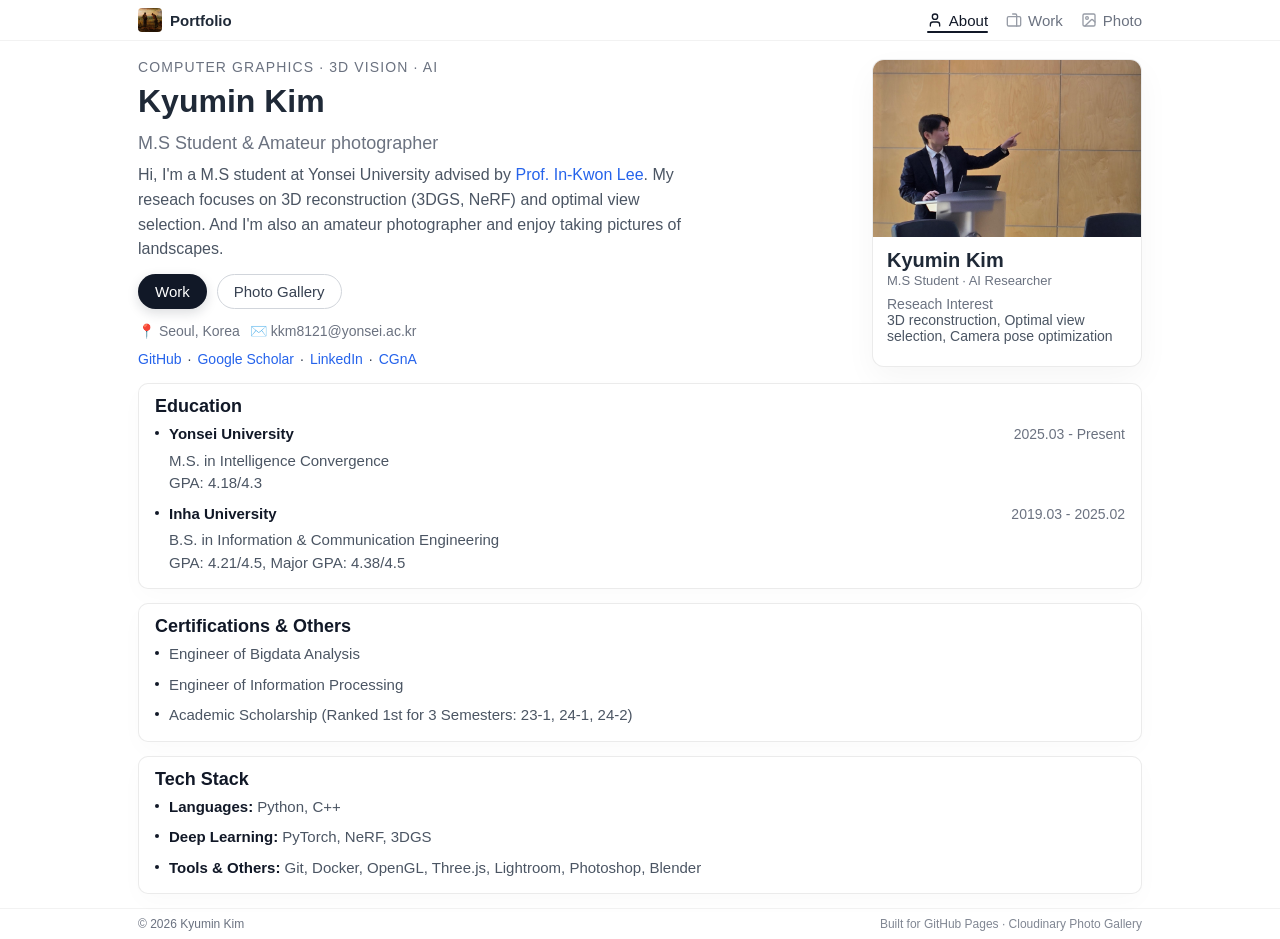
<file: index.html>
<!DOCTYPE html>
<html lang="ko">

<head>
  <meta charset="UTF-8" />
  <meta name="viewport" content="width=device-width, initial-scale=1.0" />
  <title>Kyumin Kim Portfolio</title>
  <meta name="description" content="Kyumin Kim Portfolio" />
  <link rel="stylesheet" href="styles.css" />
</head>

<body>
  <header class="site-header">
    <div class="site-header-inner container">
      <a href="index.html" class="logo">
        <span class="logo-mark"></span>
        <span class="logo-text">Portfolio</span>
      </a>
      <nav class="nav">
        <button class="nav-toggle" aria-label="메뉴 열기">
          <span></span><span></span>
        </button>
        <ul class="nav-list">
          <li>
            <a href="index.html">
              <svg xmlns="http://www.w3.org/2000/svg" width="16" height="16" viewBox="0 0 24 24" fill="none"
                stroke="currentColor" stroke-width="2" stroke-linecap="round" stroke-linejoin="round" class="nav-icon">
                <path d="M19 21v-2a4 4 0 0 0-4-4H9a4 4 0 0 0-4 4v2" />
                <circle cx="12" cy="7" r="4" />
              </svg>
              About
            </a>
          </li>
          <li>
            <a href="work.html">
              <svg xmlns="http://www.w3.org/2000/svg" width="16" height="16" viewBox="0 0 24 24" fill="none"
                stroke="currentColor" stroke-width="2" stroke-linecap="round" stroke-linejoin="round" class="nav-icon">
                <rect width="20" height="14" x="2" y="7" rx="2" ry="2" />
                <path d="M16 21V5a2 2 0 0 0-2-2h-4a2 0 0 0-2 2v16" />
              </svg>
              Work
            </a>
          </li>
          <li>
            <a href="photo.html">
              <svg xmlns="http://www.w3.org/2000/svg" width="16" height="16" viewBox="0 0 24 24" fill="none"
                stroke="currentColor" stroke-width="2" stroke-linecap="round" stroke-linejoin="round" class="nav-icon">
                <rect width="18" height="18" x="3" y="3" rx="2" ry="2" />
                <circle cx="9" cy="9" r="2" />
                <path d="m21 15-3.086-3.086a2 2 0 0 0-2.828 0L6 21" />
              </svg>
              Photo
            </a>
          </li>
        </ul>
      </nav>
    </div>
  </header>

  <main>
    <!-- Hero / Intro (Profile) -->
    <section id="hero" class="section hero">
      <div class="container hero-grid">
        <div class="hero-text">
          <p class="hero-kicker">Computer Graphics · 3D Vision · AI</p>
          <h1 class="hero-title">
            Kyumin Kim<br><span>M.S Student &amp; Amateur photographer</span>
          </h1>
          <p class="hero-subtitle">
            Hi, I'm a M.S student at Yonsei University advised by <a href="https://cga.yonsei.ac.kr/people/iklee"
              target="_blank" rel="noreferrer">Prof. In-Kwon Lee</a>.
            My reseach focuses on 3D reconstruction (3DGS, NeRF) and optimal view selection. And I'm also an amateur
            photographer and enjoy taking pictures of landscapes.
          </p>
          <div class="hero-actions">
            <a href="work.html" class="btn primary">Work</a>
            <a href="photo.html" class="btn ghost">Photo Gallery</a>
          </div>
          <div class="hero-meta">
            <span>📍 Seoul, Korea</span>
            <span>✉️ kkm8121@yonsei.ac.kr</span>
          </div>
          <div class="hero-links">
            <a href="https://github.com/kyuminKim00" target="_blank" rel="noreferrer">GitHub</a>
            <span>·</span>
            <a href="https://scholar.google.com/citations?user=qNl4PXwAAAAJ&hl=ko" target="_blank"
              rel="noreferrer">Google Scholar</a>
            <span>·</span>
            <a href="https://www.linkedin.com/in/kyumin-kim-b84576323" target="_blank" rel="noreferrer">LinkedIn</a>
            <span>·</span>
            <a href="https://cga.yonsei.ac.kr/" target="_blank" rel="noreferrer">CGnA</a>
          </div>
        </div>
        <div class="hero-profile">
          <div class="profile-card">
            <div class="profile-avatar">
              <!-- 프로필 사진을 사용한다면 이 부분의 background-image를 styles.css에서 교체 -->
            </div>
            <div class="profile-body">
              <h2>Kyumin Kim</h2>
              <p class="profile-role">M.S Student · AI Researcher</p>
              <dl class="profile-info">
                <div>
                  <dt>Reseach Interest</dt>
                  <dd>3D reconstruction, Optimal view selection, Camera pose optimization</dd>
                </div>
              </dl>
            </div>
          </div>
        </div>
      </div>
    </section>

    <!-- About (Detailed Info) -->
    <section id="about-details" class="section section-alt">
      <div class="container about-rows">
        <article class="about-card">
          <h3>Education</h3>
          <ul class="about-list">
            <li>
              <div class="about-list-header">
                <strong>Yonsei University</strong>
                <span class="about-duration">2025.03 - Present</span>
              </div>
              <div class="about-list-body">
                M.S. in Intelligence Convergence<br>GPA: 4.18/4.3
              </div>
            </li>
            <li>
              <div class="about-list-header">
                <strong>Inha University</strong>
                <span class="about-duration">2019.03 - 2025.02</span>
              </div>
              <div class="about-list-body">
                B.S. in Information &amp; Communication Engineering<br>GPA: 4.21/4.5, Major GPA: 4.38/4.5
              </div>
            </li>
          </ul>
        </article>
        <article class="about-card">
          <h3>Certifications &amp; Others</h3>
          <ul class="about-list">
            <li>Engineer of Bigdata Analysis </li>
            <li>Engineer of Information Processing</li>
            <li>Academic Scholarship (Ranked 1st for 3 Semesters: 23-1, 24-1, 24-2)</li>
          </ul>
        </article>
        <article class="about-card">
          <h3>Tech Stack</h3>
          <ul class="about-list">
            <li><strong>Languages:</strong> Python, C++</li>
            <li><strong>Deep Learning:</strong> PyTorch, NeRF, 3DGS</li>
            <li><strong>Tools &amp; Others:</strong> Git, Docker, OpenGL, Three.js, Lightroom, Photoshop, Blender</li>
          </ul>
        </article>
      </div>
    </section>
  </main>

  <footer class="site-footer">
    <div class="container footer-inner">
      <span>© <span id="footer-year"></span> Kyumin Kim</span>
      <span class="footer-note">Built for GitHub Pages · Cloudinary Photo Gallery</span>
    </div>
  </footer>

  <script src="main.js"></script>
</body>

</html>
</file>
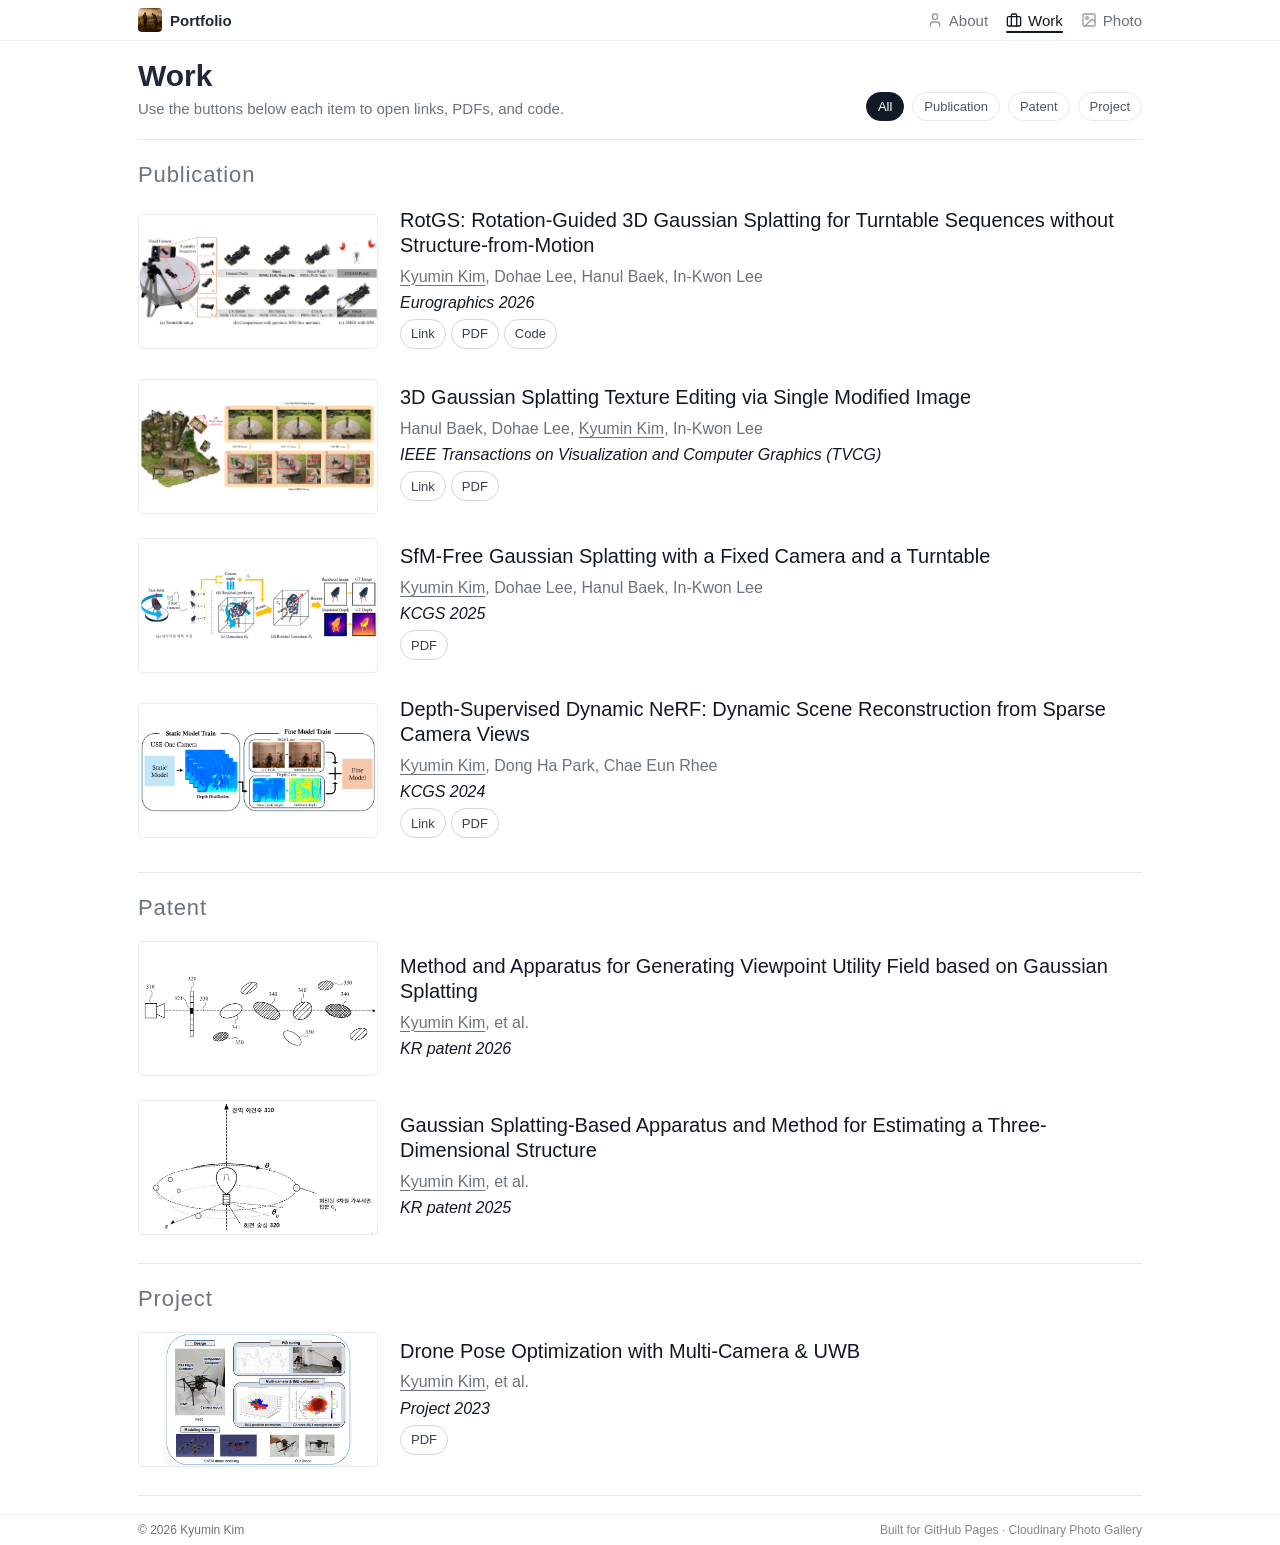
<file: work.html>
<!DOCTYPE html>
<html lang="ko">

<head>
    <meta charset="UTF-8" />
    <meta name="viewport" content="width=device-width, initial-scale=1.0" />
    <title>Work | Kyumin Kim Portfolio</title>
    <meta name="description" content="AI, Computer Vision, Data Science 연구 및 프로젝트 포트폴리오 - Work" />
    <link rel="stylesheet" href="styles.css" />
</head>

<body>
    <header class="site-header">
        <div class="site-header-inner container">
            <a href="index.html" class="logo">
                <span class="logo-mark"></span>
                <span class="logo-text">Portfolio</span>
            </a>
            <nav class="nav">
                <button class="nav-toggle" aria-label="메뉴 열기">
                    <span></span><span></span>
                </button>
                <ul class="nav-list">
                    <li>
                        <a href="index.html">
                            <svg xmlns="http://www.w3.org/2000/svg" width="16" height="16" viewBox="0 0 24 24"
                                fill="none" stroke="currentColor" stroke-width="2" stroke-linecap="round"
                                stroke-linejoin="round" class="nav-icon">
                                <path d="M19 21v-2a4 4 0 0 0-4-4H9a4 4 0 0 0-4 4v2" />
                                <circle cx="12" cy="7" r="4" />
                            </svg>
                            About
                        </a>
                    </li>
                    <li>
                        <a href="work.html">
                            <svg xmlns="http://www.w3.org/2000/svg" width="16" height="16" viewBox="0 0 24 24"
                                fill="none" stroke="currentColor" stroke-width="2" stroke-linecap="round"
                                stroke-linejoin="round" class="nav-icon">
                                <rect width="20" height="14" x="2" y="7" rx="2" ry="2" />
                                <path d="M16 21V5a2 2 0 0 0-2-2h-4a2 2 0 0 0-2 2v16" />
                            </svg>
                            Work
                        </a>
                    </li>
                    <li>
                        <a href="photo.html">
                            <svg xmlns="http://www.w3.org/2000/svg" width="16" height="16" viewBox="0 0 24 24"
                                fill="none" stroke="currentColor" stroke-width="2" stroke-linecap="round"
                                stroke-linejoin="round" class="nav-icon">
                                <rect width="18" height="18" x="3" y="3" rx="2" ry="2" />
                                <circle cx="9" cy="9" r="2" />
                                <path d="m21 15-3.086-3.086a2 2 0 0 0-2.828 0L6 21" />
                            </svg>
                            Photo
                        </a>
                    </li>
                </ul>
            </nav>
        </div>
    </header>

    <main>
        <!-- Work -->
        <section id="work" class="section">
            <div class="container section-header">
                <div class="section-header-left">
                    <h2>Work</h2>
                    <p>
                        Use the buttons below each item to open links, PDFs, and code.
                    </p>
                </div>
                <div class="work-filters" aria-label="Work type filters">
                    <button class="chip active" data-filter="all">All</button>
                    <button class="chip" data-filter="publication">Publication</button>
                    <button class="chip" data-filter="patent">Patent</button>
                    <button class="chip" data-filter="project">Project</button>
                </div>
            </div>

            <div class="container">
                <div id="work-list" class="work-grid" aria-live="polite">
                    <!-- main.js에서 data/work.json을 불러와 카드들을 렌더링합니다. -->
                </div>
            </div>
        </section>
    </main>

    <footer class="site-footer">
        <div class="container footer-inner">
            <span>© <span id="footer-year"></span> Kyumin Kim</span>
            <span class="footer-note">Built for GitHub Pages · Cloudinary Photo Gallery</span>
        </div>
    </footer>

    <script src="main.js"></script>
</body>

</html>
</file>
<file: styles.css>
*,
*::before,
*::after {
  box-sizing: border-box;
}

html,
body {
  margin: 0;
  padding: 0;
  font-family: -apple-system, BlinkMacSystemFont, "Segoe UI", "Helvetica Neue",
    "Apple SD Gothic Neo", "Noto Sans KR", Arial, sans-serif;
  font-size: 16px;
  background: #ffffff;
  color: #1f2937;
}

body.photo-map-open,
body.photo-modal-open {
  overflow: hidden;
}

img {
  max-width: 100%;
  display: block;
}

a {
  color: inherit;
  text-decoration: none;
}

button {
  font-family: inherit;
}

.container {
  width: 100%;
  max-width: 1040px;
  margin: 0 auto;
  padding: 0 18px;
}

.section {
  padding: 18px 0;
}

.section-alt {
  background: #ffffff;
}

.section-header {
  display: flex;
  justify-content: space-between;
  align-items: flex-end;
  gap: 18px;
  margin-bottom: 18px;
}

.section-header-left h2 {
  font-size: 30px;
  font-weight: 700;
  margin: 0 0 5px;
}

.section-header-left p {
  margin: 0;
  color: #6b7280;
  font-size: 15px;
  line-height: 1.5;
}

.site-header {
  position: sticky;
  top: 0;
  z-index: 20;
  backdrop-filter: blur(18px);
  background: rgba(255, 255, 255, 0.9);
  border-bottom: 1px solid rgba(0, 0, 0, 0.05);
}

.site-header-inner {
  display: flex;
  align-items: center;
  justify-content: space-between;
  padding: 8px 18px;
}

.logo {
  display: flex;
  align-items: center;
  gap: 8px;
}

.logo-mark {
  width: 24px;
  height: 24px;
  border-radius: 4px;
  background-image: url("data/mille.jpg");
  background-size: cover;
  background-position: center;
}

.logo-text {
  font-weight: 600;
  letter-spacing: 0;
  font-size: 15px;
}

.nav {
  display: flex;
  align-items: center;
  gap: 12px;
}

.nav-list {
  list-style: none;
  display: flex;
  gap: 18px;
  padding: 0;
  margin: 0;
}

.nav-list a {
  font-size: 15px;
  color: #6b7280;
  display: flex;
  align-items: center;
  gap: 6px;
  position: relative;
  transition: color 0.2s ease;
}

.nav-list a:hover,
.nav-list a.active {
  color: #111827;
  text-decoration: none;
}

.nav-icon {
  width: 16px;
  height: 16px;
  opacity: 0.7;
  transition: opacity 0.2s ease;
}

.nav-list a:hover .nav-icon,
.nav-list a.active .nav-icon {
  opacity: 1;
}

.nav-list a::after {
  content: "";
  position: absolute;
  left: 0;
  bottom: -4px;
  width: 0;
  height: 2px;
  border-radius: 10px;
  background: #111827;
  transition: width 0.18s ease-out;
}

.nav-list a:hover::after,
.nav-list a.active::after {
  width: 100%;
}

.nav-toggle {
  display: none;
  width: 32px;
  height: 32px;
  border-radius: 999px;
  border: 1px solid rgba(0, 0, 0, 0.1);
  background: #ffffff;
  display: none;
  align-items: center;
  justify-content: center;
  padding: 0;
  cursor: pointer;
}

.nav-toggle span {
  display: block;
  width: 14px;
  height: 2px;
  background: #1f2937;
  border-radius: 999px;
  position: relative;
}

.nav-toggle span+span {
  margin-left: 0;
  margin-top: 3px;
}

.hero {
  padding-top: 18px;
  padding-bottom: 8px;
}

.hero-grid {
  display: grid;
  grid-template-columns: minmax(0, 1.4fr) minmax(0, 1fr);
  gap: 28px;
  align-items: start;
}

.hero-text {
  min-width: 0;
}

.hero-kicker {
  font-size: 14px;
  letter-spacing: 0.08em;
  color: #6b7280;
  text-transform: uppercase;
  margin: 0 0 8px;
}

.hero-title {
  font-size: 32px;
  font-weight: 700;
  margin: 0 0 6px;
}

.hero-title span {
  font-size: 18px;
  font-weight: 400;
  color: #6b7280;
}

.hero-subtitle {
  margin: 0 0 12px;
  color: #4b5563;
  font-size: 16px;
  line-height: 1.55;
  text-align: left;
  max-width: 100%;
  overflow-wrap: break-word;
}

.hero-subtitle a {
  color: #2563eb;
  text-decoration: none;
  white-space: nowrap;
}

.hero-subtitle a:hover {
  text-decoration: none;
  opacity: 0.8;
}

.hero-actions {
  display: flex;
  flex-wrap: wrap;
  gap: 10px;
  margin-bottom: 14px;
}

.btn {
  display: inline-flex;
  align-items: center;
  justify-content: center;
  padding: 8px 16px;
  font-size: 15px;
  border-radius: 999px;
  border: 1px solid transparent;
  cursor: pointer;
  transition: transform 0.08s ease-out, box-shadow 0.08s ease-out,
    background 0.12s ease-out, border-color 0.12s ease-out;
}

.btn.primary {
  background: #111827;
  color: #ffffff;
  box-shadow: 0 4px 12px rgba(17, 24, 39, 0.15);
}

.btn.primary:hover {
  transform: translateY(-1px);
  box-shadow: 0 6px 16px rgba(17, 24, 39, 0.2);
  background: #000000;
}

.btn.ghost {
  background: transparent;
  color: #374151;
  border-color: #d1d5db;
}

.btn.ghost:hover {
  background: #ffffff;
  color: #111827;
}

.hero-meta {
  display: flex;
  flex-wrap: wrap;
  gap: 10px;
  font-size: 14px;
  color: #6b7280;
  margin-bottom: 12px;
}

.hero-links {
  display: flex;
  align-items: center;
  flex-wrap: wrap;
  gap: 6px;
  font-size: 14px;
  color: #374151;
}

.hero-links a {
  color: #2563eb;
  font-weight: 500;
}

.hero-links a:hover {
  text-decoration: underline;
}

.hero-profile {
  display: flex;
  justify-content: flex-end;
}

.profile-card {
  width: 100%;
  max-width: 270px;
  border-radius: 12px;
  background: #ffffff;
  border: 1px solid rgba(0, 0, 0, 0.08);
  box-shadow: 0 12px 32px rgba(0, 0, 0, 0.04);
  overflow: hidden;
}

.profile-avatar {
  height: 210px;
  background-color: #ffffff;
  background-image: url("data/kkm.jpg");
  background-size: cover;
  background-position: center;
  position: relative;
  display: flex;
  align-items: center;
  justify-content: center;
}

.profile-avatar::after {
  display: none;
}

.profile-body {
  padding: 12px 14px 14px;
}

.profile-body h2 {
  margin: 0 0 1px;
  font-size: 20px;
}

.profile-role {
  margin: 0 0 8px;
  font-size: 13px;
  color: #6b7280;
}

.profile-info {
  margin: 0;
  font-size: 14px;
  color: #4b5563;
}

.profile-info div {
  margin-bottom: 8px;
}

.profile-info dt {
  font-weight: 500;
  color: #6b7280;
}

.profile-info dd {
  margin: 0;
}

.about-grid {
  display: grid;
  grid-template-columns: repeat(3, minmax(0, 1fr));
  gap: 20px;
}

.about-rows {
  display: flex;
  flex-direction: column;
  gap: 14px;
}

#about-details {
  padding-top: 8px;
  padding-bottom: 14px;
}

.about-card {
  border-radius: 10px;
  padding: 12px 16px 14px;
  background: #ffffff;
  border: 1px solid rgba(0, 0, 0, 0.08);
  box-shadow: 0 8px 24px rgba(0, 0, 0, 0.02);
}

.about-card h3 {
  margin: 0 0 6px;
  font-size: 18px;
  color: #111827;
}

.about-card p {
  margin: 0;
  font-size: 15px;
  color: #4b5563;
  line-height: 1.55;
}

.about-list {
  list-style: none;
  padding: 0;
  margin: 0;
}

.about-list li {
  font-size: 15px;
  color: #4b5563;
  line-height: 1.5;
  margin-bottom: 8px;
  padding-left: 14px;
  position: relative;
}

.about-list li:last-child {
  margin-bottom: 0;
}

.about-list-header {
  display: flex;
  justify-content: space-between;
  align-items: baseline;
  margin-bottom: 4px;
}

.about-duration {
  font-size: 14px;
  color: #6b7280;
  font-weight: 400;
}

.about-list-body {
  margin-top: 2px;
}

.about-list li::before {
  content: "";
  position: absolute;
  left: 0;
  top: 8px;
  width: 4px;
  height: 4px;
  border-radius: 50%;
  background: #111827;
}

.about-list strong {
  color: #111827;
  font-weight: 600;
}

.work-filters {
  display: flex;
  flex-wrap: wrap;
  gap: 8px;
}

.chip {
  border-radius: 999px;
  border: 1px solid #e5e7eb;
  background: #ffffff;
  color: #4b5563;
  font-size: 13px;
  padding: 6px 11px;
  cursor: pointer;
  display: inline-flex;
  align-items: center;
  gap: 4px;
  transition: all 0.2s ease;
}

.chip:hover {
  background: #f3f4f6;
  color: #111827;
}

.chip.active {
  background: #111827;
  border-color: #111827;
  color: #ffffff;
}

.work-grid {
  display: flex;
  flex-direction: column;
  gap: 0;
}

.work-type-group {
  display: grid;
  grid-template-columns: minmax(0, 1fr);
  gap: 22px;
  border-top: 1px solid rgba(0, 0, 0, 0.1);
  padding: 24px 0 28px;
}

.work-type-group:last-child {
  border-bottom: 1px solid rgba(0, 0, 0, 0.1);
}

.work-type-items {
  grid-column: 1;
  grid-row: 2;
  display: flex;
  flex-direction: column;
  gap: 24px;
}

.work-card {
  position: relative;
  display: grid;
  grid-template-columns: 240px minmax(0, 1fr);
  gap: 22px;
  align-items: center;
  border-radius: 0;
  background: #ffffff;
  border: 0;
  box-shadow: none;
  padding: 0;
  overflow: visible;
}

.work-card:hover {
  transform: none;
  box-shadow: none;
}

.work-thumbnail {
  width: 100%;
  max-width: 240px;
  aspect-ratio: 16 / 9;
  overflow: hidden;
  align-self: center;
  background: #ffffff;
  border: 1px solid rgba(0, 0, 0, 0.08);
  border-radius: 5px;
  box-shadow: none;
}

.work-thumbnail img {
  width: 100%;
  height: 100%;
  object-fit: contain;
  transition: transform 0.3s ease;
}

.work-card:hover .work-thumbnail img {
  transform: scale(1.02);
}

.work-content {
  padding: 0;
  display: flex;
  flex-direction: column;
  gap: 6px;
  min-width: 0;
}

.work-title {
  font-size: 20px;
  font-weight: 400;
  margin: 0;
  color: #111827;
  text-align: left;
  word-break: break-word;
  line-height: 1.28;
  letter-spacing: 0;
}

.work-venue {
  font-size: 16px;
  font-weight: 400;
  color: #111827;
  margin-top: 0;
  font-style: italic;
}

.work-links {
  display: flex;
  flex-wrap: wrap;
  gap: 5px;
  margin-top: 1px;
}

.work-link-button {
  display: inline-flex;
  align-items: center;
  justify-content: center;
  min-height: 30px;
  padding: 5px 10px;
  border: 1px solid #d1d5db;
  border-radius: 999px;
  color: #374151;
  background: #ffffff;
  font-size: 13px;
  line-height: 1;
  font-weight: 500;
  transition: background 0.16s ease, border-color 0.16s ease, color 0.16s ease;
}

.work-link-button:hover {
  background: #f3f4f6;
  border-color: #9ca3af;
  color: #111827;
}

.work-authors {
  font-size: 16px;
  color: #6b7280;
  margin-top: 0;
  margin-bottom: 0;
  line-height: 1.45;
}

.work-authors strong {
  color: inherit;
  font-weight: 400;
  text-decoration: underline;
  text-underline-offset: 3px;
}

.work-summary {
  font-size: 15px;
  color: #4b5563;
  margin: 0;
  line-height: 1.5;
}

.work-type-heading {
  margin: 0;
  grid-column: 1;
  grid-row: 1;
  justify-self: start;
  font-size: 22px;
  line-height: 1;
  font-weight: 300;
  color: #6b7280;
  letter-spacing: 0.04em;
}

.tag {
  display: inline-flex;
  align-items: center;
  justify-content: center;
  border-radius: 999px;
  background: #f3f4f6;
  padding: 4px 9px;
  font-size: 12px;
  line-height: 1;
  color: #4b5563;
  border: 1px solid transparent;
  cursor: pointer;
  transition: all 0.2s ease;
}

.tag:hover {
  background: #e5e7eb;
  color: #111827;
}

.tag.active {
  background: #111827;
  color: #ffffff;
  border-color: #111827;
}

.photo-grid {
  display: grid;
  grid-template-columns: repeat(3, minmax(0, 1fr));
  gap: 10px;
}

.photo-item {
  position: relative;
  border-radius: 10px;
  overflow: hidden;
  cursor: zoom-in;
  background: #f3f4f6;
  border: 1px solid rgba(0, 0, 0, 0.05);
}

.photo-thumb {
  width: 100%;
  height: 0;
  padding-bottom: 70%;
  position: relative;
  overflow: hidden;
}

.photo-thumb img {
  position: absolute;
  top: 0;
  left: 0;
  width: 100%;
  height: 100%;
  object-fit: cover;
  transition: transform 0.25s ease-out;
}

.photo-item:hover .photo-thumb img {
  transform: scale(1.04);
}

.photo-overlay {
  position: absolute;
  inset: 0;
  background: linear-gradient(to top, rgba(255, 255, 255, 0.95), transparent 60%);
  opacity: 0;
  transition: opacity 0.18s ease-out;
}

.photo-item:hover .photo-overlay {
  opacity: 1;
}

.photo-info {
  position: absolute;
  left: 10px;
  right: 10px;
  bottom: 12px;
  display: flex;
  flex-direction: column;
  align-items: center;
  text-align: center;
  gap: 6px;
  opacity: 0;
  visibility: hidden;
  transform: translateY(10px);
  transition: all 0.25s ease-out;
  pointer-events: none;
  /* 마우스 이벤트가 없을 때는 클릭 방지 */
}

.photo-item:hover .photo-info {
  opacity: 1;
  visibility: visible;
  transform: translateY(0);
  pointer-events: auto;
  /* 호버 시에는 버튼 클릭 가능하도록 함 */
}

.photo-title {
  font-size: 13px;
  font-weight: 600;
  color: #111827;
}

.photo-tags {
  display: flex;
  flex-wrap: wrap;
  justify-content: center;
  gap: 6px;
  margin-top: 0;
}

.photo-meta {
  font-size: 13px;
  font-weight: 500;
  color: #111827;
  line-height: 1.5;
}

.photo-map-open {
  gap: 7px;
  white-space: nowrap;
}

.photo-modal {
  position: fixed;
  inset: 0;
  display: none;
  align-items: center;
  justify-content: center;
  z-index: 40;
}

.photo-modal.is-open {
  display: flex;
}

.photo-modal.from-map {
  z-index: 50;
}

.photo-modal-backdrop {
  position: absolute;
  inset: 0;
  background: rgba(0, 0, 0, 0.8);
  backdrop-filter: blur(8px);
}

.photo-modal-dialog {
  position: relative;
  z-index: 41;
  width: min(960px, 90vw);
  max-height: 90vh;
  border-radius: 20px;
  background: #ffffff;
  border: 1px solid rgba(0, 0, 0, 0.1);
  box-shadow: 0 28px 80px rgba(0, 0, 0, 0.15);
  display: flex;
  flex-direction: column;
}

.photo-modal-image-wrapper {
  padding: 16px 16px 0;
  display: flex;
  align-items: center;
  justify-content: center;
  min-height: 200px;
  /* Reduced from 400px for better fit */
  background: #ffffff;
  border-radius: 20px 20px 0 0;
  flex-grow: 1;
  position: relative;
}

.photo-modal-nav {
  position: absolute;
  top: 50%;
  transform: translateY(-50%);
  width: 40px;
  height: 40px;
  border-radius: 50%;
  background: rgba(255, 255, 255, 0.3);
  /* 더 투명하게 변경 */
  color: #111827;
  border: 1px solid rgba(0, 0, 0, 0.03);
  cursor: pointer;
  display: flex;
  align-items: center;
  justify-content: center;
  transition: all 0.2s cubic-bezier(0.4, 0, 0.2, 1);
  z-index: 50;
  backdrop-filter: blur(4px);
  box-shadow: 0 2px 8px rgba(0, 0, 0, 0.03);
  opacity: 0.6;
  /* 기본 상태에서 반투명 */
}

.photo-modal-nav:hover {
  background: rgba(255, 255, 255, 0.8);
  transform: translateY(-50%) scale(1.05);
  box-shadow: 0 4px 12px rgba(0, 0, 0, 0.08);
  opacity: 1;
  /* 호버 시에만 선명하게 */
}

.photo-modal-nav:active {
  transform: translateY(-50%) scale(0.95);
}

.photo-modal-nav.prev {
  left: -60px;
  /* 크기가 작아졌으므로 간격도 살짝 조정 */
}

.photo-modal-nav.next {
  right: -60px;
}

/* 화면이 작을 때는 버튼을 프레임 안으로 이동 */
@media (max-width: 1200px) {
  .photo-modal-nav.prev {
    left: 8px;
  }

  .photo-modal-nav.next {
    right: 8px;
  }

  .photo-modal-nav {
    width: 36px;
    height: 36px;
    background: rgba(255, 255, 255, 0.4);
  }
}

.photo-modal-image-wrapper img {
  max-width: 100%;
  max-height: 75vh;
  width: auto;
  height: auto;
  object-fit: contain;
  border-radius: 12px;
  box-shadow: 0 4px 30px rgba(0, 0, 0, 0.05);
  user-select: none;
}

.photo-modal-info {
  padding: 10px 18px 16px;
}

.photo-modal-info h3 {
  margin: 0 0 4px;
  font-size: 16px;
  color: #111827;
}

.photo-modal-info p {
  margin: 0;
  font-size: 13px;
  color: #4b5563;
}

.photo-modal-close {
  position: absolute;
  top: 10px;
  right: 10px;
  width: 28px;
  height: 28px;
  border-radius: 999px;
  border: 1px solid rgba(0, 0, 0, 0.1);
  background: #ffffff;
  color: #111827;
  font-size: 14px;
  cursor: pointer;
  display: flex;
  align-items: center;
  justify-content: center;
  transition: background 0.2s ease;
}

.photo-modal-close:hover {
  background: #f3f4f6;
}

.photo-modal-map-back {
  position: absolute;
  top: 10px;
  left: 10px;
  z-index: 2;
  display: none;
  align-items: center;
  gap: 6px;
  min-height: 30px;
  padding: 5px 10px;
  border: 1px solid rgba(0, 0, 0, 0.1);
  border-radius: 999px;
  background: rgba(255, 255, 255, 0.9);
  color: #111827;
  font-size: 12px;
  font-weight: 600;
  cursor: pointer;
  backdrop-filter: blur(4px);
}

.photo-modal.from-map .photo-modal-map-back {
  display: inline-flex;
}

.photo-modal-map-back:hover {
  background: #ffffff;
}

.photo-map-modal {
  position: fixed;
  inset: 0;
  display: none;
  align-items: center;
  justify-content: center;
  z-index: 45;
}

.photo-map-modal.is-open {
  display: flex;
}

.photo-map-backdrop {
  position: absolute;
  inset: 0;
  background: rgba(17, 24, 39, 0.58);
  backdrop-filter: blur(8px);
}

.photo-map-dialog {
  position: relative;
  z-index: 46;
  width: min(1040px, 92vw);
  height: min(680px, 86vh);
  border-radius: 18px;
  background: #ffffff;
  border: 1px solid rgba(0, 0, 0, 0.1);
  box-shadow: 0 28px 80px rgba(0, 0, 0, 0.16);
  overflow: hidden;
  display: flex;
  flex-direction: column;
}

.photo-map-header {
  display: flex;
  align-items: center;
  justify-content: space-between;
  gap: 20px;
  padding: 16px 20px 12px;
  border-bottom: 1px solid rgba(0, 0, 0, 0.08);
}

.photo-map-header h3 {
  margin: 0 0 4px;
  font-size: 18px;
  color: #111827;
}

.photo-map-header p {
  margin: 0;
  font-size: 13px;
  color: #6b7280;
}

.photo-map {
  width: 100%;
  min-height: 0;
  flex: 1;
  display: grid;
  grid-template-columns: minmax(0, 1fr) 250px;
  background: #eef5fb;
  overflow: hidden;
}

.photo-map-visual {
  position: relative;
  min-height: 420px;
  overflow: hidden;
  background: #eef5fb;
}

.photo-map-visual .leaflet-control-zoom {
  border: 0;
  box-shadow: 0 4px 14px rgba(15, 23, 42, 0.16);
}

.photo-map-visual .leaflet-control-zoom a {
  color: #111827;
}

.photo-map-visual .leaflet-control-attribution {
  font-size: 10px;
}

.photo-map-popup .leaflet-popup-content-wrapper {
  border-radius: 12px;
  box-shadow: 0 12px 32px rgba(15, 23, 42, 0.2);
}

.photo-map-popup .leaflet-popup-content {
  width: auto !important;
  margin: 14px;
}

.photo-map-popup-header {
  display: flex;
  align-items: baseline;
  justify-content: space-between;
  gap: 12px;
  margin-bottom: 10px;
}

.photo-map-popup-header strong {
  color: #111827;
  font-size: 13px;
}

.photo-map-popup-header span {
  flex: none;
  color: #6b7280;
  font-size: 11px;
}

.photo-map-popup-grid {
  display: grid;
  grid-template-columns: repeat(3, minmax(0, 1fr));
  gap: 5px;
  width: 280px;
  max-width: 100%;
  max-height: 250px;
  overflow-y: auto;
  overscroll-behavior: contain;
  padding-right: 2px;
}

.photo-map-popup-item {
  aspect-ratio: 4 / 3;
  padding: 0;
  overflow: hidden;
  border: 0;
  border-radius: 5px;
  background: #e5e7eb;
  cursor: zoom-in;
}

.photo-map-popup-item img {
  width: 100%;
  height: 100%;
  object-fit: cover;
  transition: transform 0.16s ease, opacity 0.16s ease;
}

.photo-map-popup-item:hover img,
.photo-map-popup-item:focus-visible img {
  transform: scale(1.06);
  opacity: 0.9;
}

.photo-map-popup-item:focus-visible {
  outline: 2px solid #2563eb;
  outline-offset: 2px;
}

.photo-map-error {
  display: grid;
  place-items: center;
  height: 100%;
  margin: 0;
  padding: 24px;
  color: #6b7280;
  text-align: center;
}

.photo-map-panel {
  display: flex;
  flex-direction: column;
  gap: 12px;
  min-width: 0;
  min-height: 0;
  padding: 14px;
  border-left: 1px solid rgba(0, 0, 0, 0.08);
  background: #ffffff;
}

.photo-map-selected {
  display: grid;
  grid-template-columns: 12px minmax(0, 1fr);
  gap: 10px;
  align-items: start;
  padding: 12px;
  border-radius: 8px;
  background: #f9fafb;
  border: 1px solid rgba(0, 0, 0, 0.06);
}

.photo-map-selected-swatch,
.photo-map-city-swatch {
  width: 10px;
  height: 10px;
  border-radius: 999px;
  margin-top: 4px;
}

.photo-map-selected strong {
  display: block;
  margin-bottom: 3px;
  color: #111827;
  font-size: 14px;
}

.photo-map-selected span {
  display: block;
  color: #6b7280;
  font-size: 12px;
}

.photo-map-cities {
  display: flex;
  flex-direction: column;
  flex: 1;
  min-height: 0;
  gap: 4px;
  overflow-y: auto;
  overscroll-behavior: contain;
  padding-right: 2px;
}

.photo-map-city {
  display: grid;
  grid-template-columns: 14px minmax(0, 1fr) auto;
  gap: 8px;
  align-items: center;
  min-height: 32px;
  padding: 7px 8px;
  border: 1px solid transparent;
  border-radius: 7px;
  background: transparent;
  color: #374151;
  cursor: pointer;
  text-align: left;
}

.photo-map-city:hover,
.photo-map-city.is-selected {
  background: #f3f4f6;
  border-color: rgba(17, 24, 39, 0.08);
  color: #111827;
}

.photo-map-city-name {
  overflow: hidden;
  text-overflow: ellipsis;
  white-space: nowrap;
  font-size: 12px;
  font-weight: 500;
}

.photo-map-city-count {
  min-width: 24px;
  padding: 2px 7px;
  border-radius: 999px;
  background: #ffffff;
  color: #6b7280;
  border: 1px solid rgba(0, 0, 0, 0.06);
  font-size: 11px;
  text-align: center;
}

.site-footer {
  border-top: 1px solid rgba(0, 0, 0, 0.05);
  padding: 8px 0;
  background: #ffffff;
}

.footer-inner {
  display: flex;
  justify-content: space-between;
  align-items: center;
  font-size: 12px;
  color: #6b7280;
}

.footer-note {
  opacity: 0.85;
}

@media (min-width: 901px) {
  .hero-grid {
    align-items: stretch;
  }

  .hero-text {
    display: flex;
    flex-direction: column;
  }

  .hero-links {
    margin-top: auto;
  }

  .profile-card {
    display: flex;
    flex-direction: column;
  }

  .profile-avatar {
    height: auto;
    min-height: 160px;
    flex: 1;
  }
}

@media (max-width: 900px) {
  .hero-grid {
    grid-template-columns: minmax(0, 1fr);
  }

  .hero-profile {
    justify-content: center;
  }

  .work-type-group {
    grid-template-columns: minmax(0, 1fr);
    gap: 20px;
  }

  .work-card {
    grid-template-columns: 200px minmax(0, 1fr);
    gap: 18px;
  }

  .work-title {
    font-size: 18px;
  }

  .work-type-heading {
    font-size: 20px;
  }

  .photo-grid {
    grid-template-columns: repeat(2, minmax(0, 1fr));
  }

  .about-grid {
    grid-template-columns: repeat(2, minmax(0, 1fr));
  }
}

@media (max-width: 720px) {
  .container {
    max-width: 100vw;
  }

  .site-header-inner {
    width: 100vw;
    max-width: 100vw;
    padding: 6px 14px;
    gap: 14px;
  }

  .logo-text {
    display: none;
  }

  .nav {
    flex: 1;
    justify-content: flex-end;
    min-width: 0;
  }

  .nav-toggle {
    display: none;
  }

  .nav-list {
    display: flex;
    flex-direction: row;
    gap: 11px;
    min-width: 0;
    padding: 0;
    margin: 0;
    position: static;
    opacity: 1;
    pointer-events: auto;
    border: none;
    box-shadow: none;
    background: transparent;
  }

  .nav-list a {
    font-size: 13px;
    gap: 0;
  }

  .nav-icon {
    display: none;
  }

  .section {
    padding: 16px 0;
  }

  .hero {
    padding-top: 16px;
    padding-bottom: 12px;
  }

  #about-details {
    padding-top: 12px;
  }

  .hero-text {
    display: flex;
    flex-direction: column;
    align-items: center;
    text-align: center;
    width: 100%;
    max-width: calc(100vw - 36px);
  }

  .hero-grid {
    gap: 24px;
    width: 100%;
    max-width: 100%;
  }

  .hero-title {
    font-size: 26px;
  }

  .hero-title span {
    font-size: 16px;
  }

  .hero-subtitle {
    width: 100%;
    max-width: calc(100vw - 36px);
    font-size: 16px;
    line-height: 1.55;
    text-align: left;
  }

  .hero-actions {
    justify-content: center;
  }

  .hero-meta,
  .hero-links {
    justify-content: center;
  }

  .hero-profile {
    justify-content: center;
  }

  .profile-card {
    max-width: 260px;
    margin-inline: auto;
  }

  .section-header {
    flex-direction: column;
    align-items: center;
    text-align: center;
    gap: 16px;
  }

  .photo-map-open {
    align-self: center;
  }

  .work-filters {
    justify-content: center;
  }

  .about-grid {
    grid-template-columns: minmax(0, 1fr);
  }

  .work-card {
    grid-template-columns: minmax(0, 1fr);
    gap: 12px;
    padding: 0;
  }

  .work-thumbnail {
    max-width: min(100%, 320px);
    margin-inline: auto;
  }

  .work-type-group {
    grid-template-columns: minmax(0, 1fr);
    gap: 18px;
    padding: 24px 0 30px;
  }

  .work-type-items {
    grid-column: 1;
    grid-row: 2;
    gap: 28px;
  }

  .work-type-heading {
    grid-column: 1;
    grid-row: 1;
    justify-self: start;
    font-size: 20px;
  }

  .work-content {
    padding-top: 0;
  }

  .photo-grid {
    grid-template-columns: repeat(2, 1fr);
    gap: 8px;
    /* Slightly smaller gap for 2 columns */
  }

  /* Modal Mobile Refinement */
  .photo-modal-dialog {
    width: 95vw;
    max-height: 95vh;
  }

  .photo-modal-image-wrapper {
    padding: 10px 10px 0;
    min-height: auto;
  }

  .photo-modal-info {
    padding: 8px 12px 12px;
  }

  .photo-modal-image-wrapper img {
    max-height: 70vh;
  }

  .photo-map-dialog {
    width: 95vw;
    height: 82vh;
    border-radius: 14px;
  }

  .photo-map-header {
    padding: 14px 16px 10px;
  }

  .photo-map {
    grid-template-columns: minmax(0, 1fr);
    grid-template-rows: minmax(280px, 1fr) 190px;
    min-height: 300px;
  }

  .photo-map-visual {
    min-height: 280px;
  }

  .photo-map-panel {
    border-left: 0;
    border-top: 1px solid rgba(0, 0, 0, 0.08);
  }

  .footer-inner {
    flex-direction: column;
    gap: 8px;
    align-items: center;
    text-align: center;
  }
}
</file>
